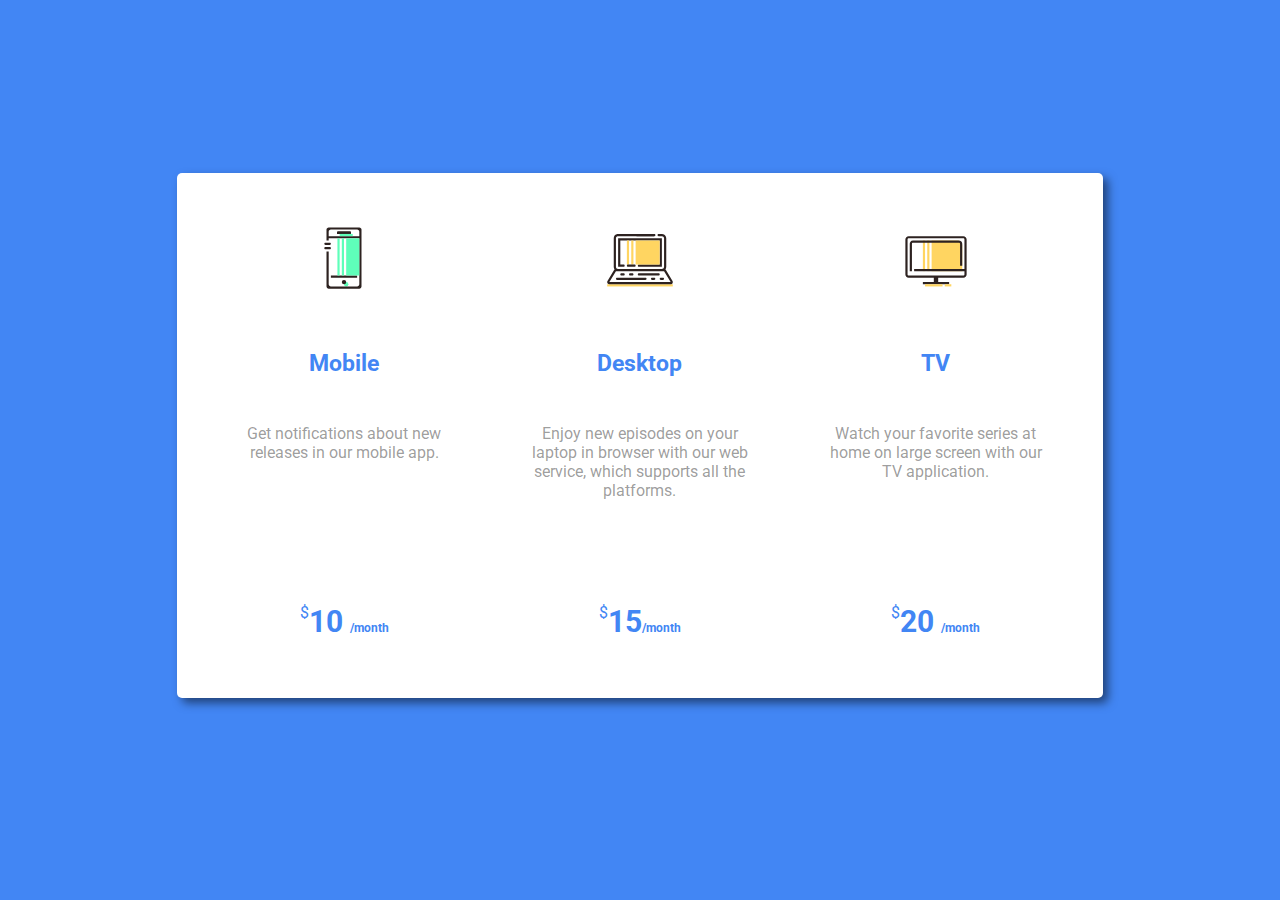
<file: Loop 1 - Step 1/assets/index.html>
<!DOCTYPE html>
<html lang="en">

<head>
  <meta charset="UTF-8">
  <meta name="viewport" content="width=device-width, initial-scale=1.0">
  <meta http-equiv="X-UA-Compatible" content="ie=edge">
  <title>Loop 1 - Step 1</title>
  <link href="https://fonts.googleapis.com/css?family=Roboto:400,500,700" rel="stylesheet">
  <link rel="stylesheet" href="./styles.css" />
</head>

<body>
  <div class='container'>
    <div class='produto'>
      <img src="img/device.svg">
      <h3>Mobile</h3>
      <p>Get notifications about new releases in our mobile app.</p>
      <div>
        <p>$</p>
        <h3>10 <span>/month</span></h3>
      </div>
    </div>

    <div class='produto'>
      <img src="img/laptop.svg">
      <h3>Desktop</h3>
      <p>Enjoy new episodes on your laptop in browser with our web service, which supports all the platforms.</p>
      <div>
        <p>$</p>
        <h3>15<span>/month</span></h3>
      </div>
    </div>

    <div class='produto'>
      <img src="img/monitor.svg">
      <h3>TV</h3>
      <p>Watch your favorite series at home on large screen with our TV application.</p>
      <div>
        <p>$</p>
        <h3>20 <span>/month</span></h3>
      </div>
    </div>
  </div>
</body>

</html>
</file>
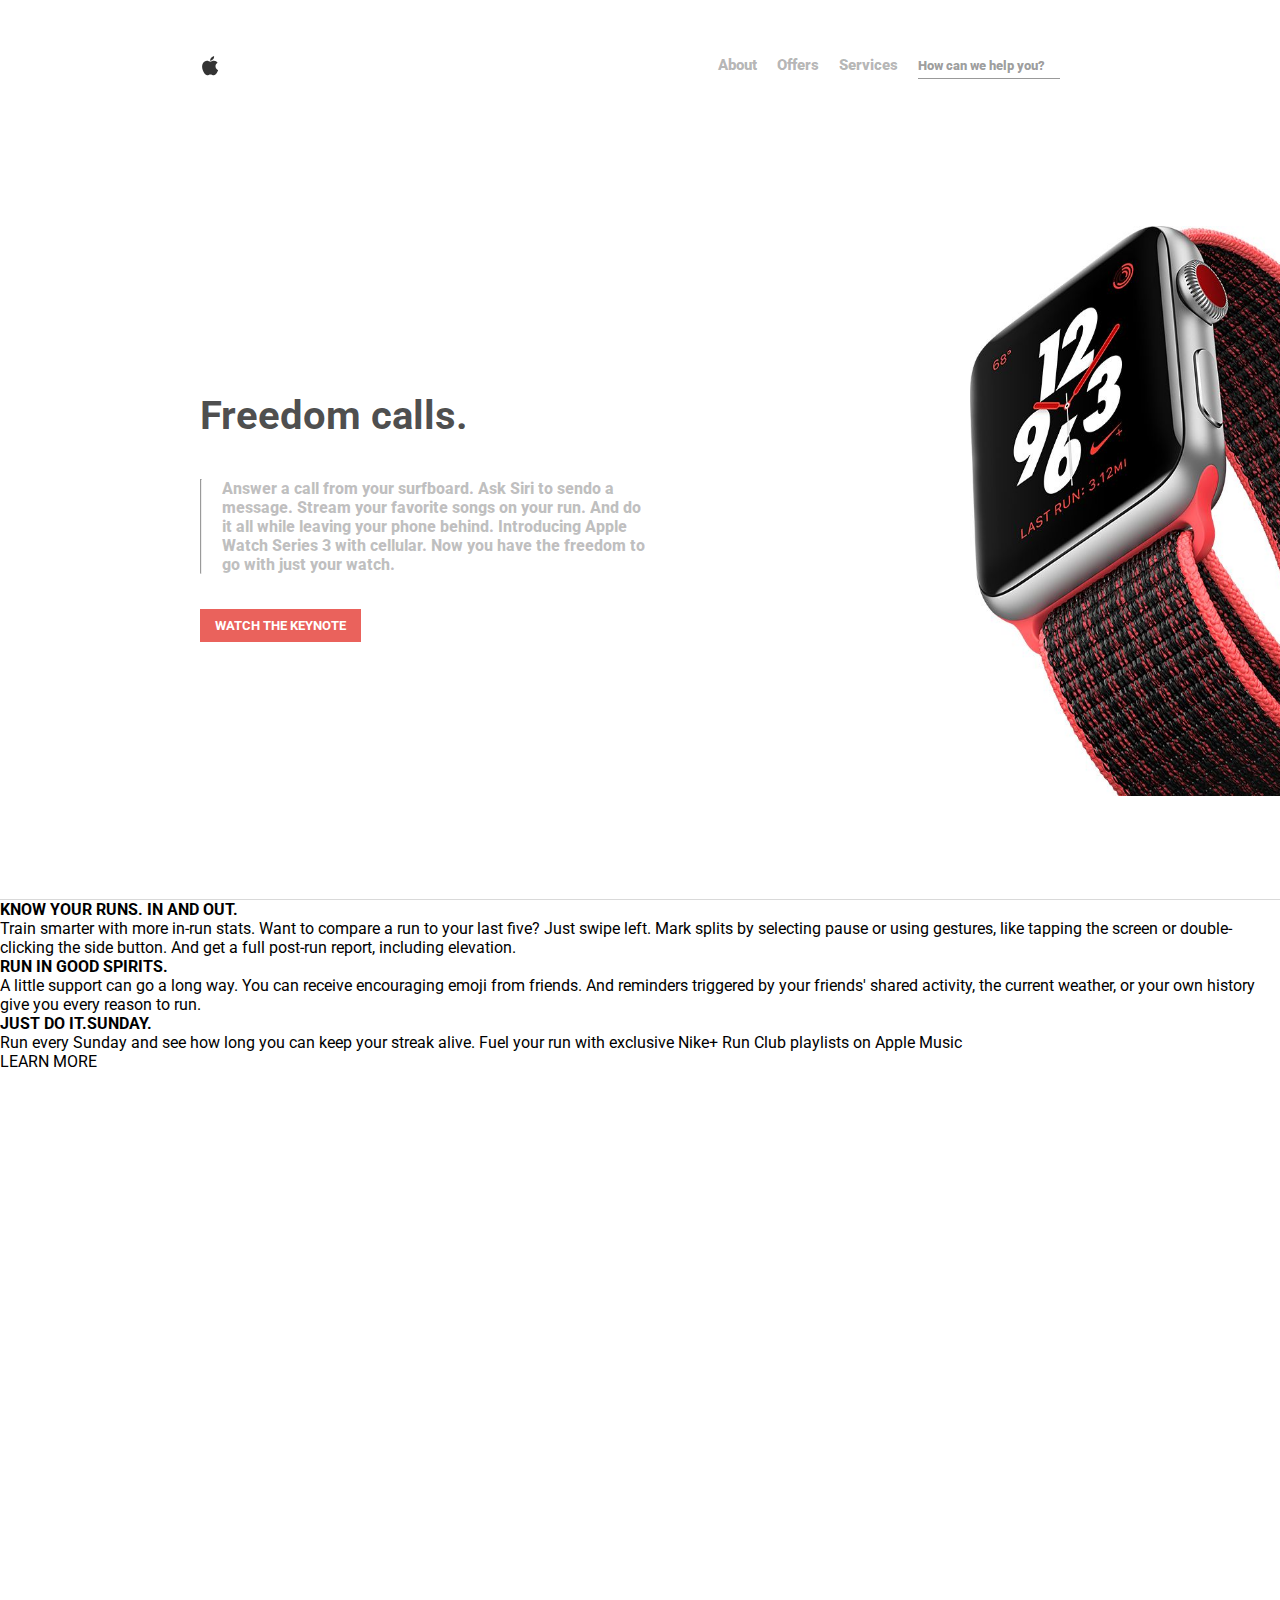
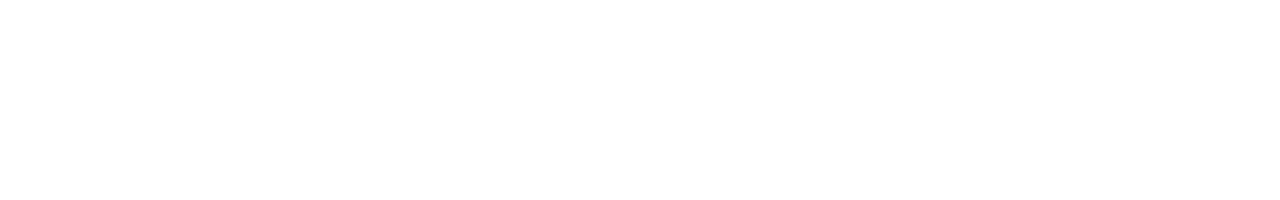
<file: Loop 1 - Step 10/assets/index.html>
<!DOCTYPE html>
<html lang="en">

<head>
  <meta charset="UTF-8">
  <meta name="viewport" content="width=device-width, initial-scale=1.0">
  <meta http-equiv="X-UA-Compatible" content="ie=edge">
  <title>Loop 1 - Challenge</title>
  <link href="https://fonts.googleapis.com/css?family=Roboto:300,400,500,700" rel="stylesheet">
  <link rel="stylesheet" href="./css/main.css" />
</head>

<body>
  <nav>
    <img src="img/logo.svg">
    <ul>
      <li>About</li>
      <li>Offers</li>
      <li>Services</li>
      <li><input type="search" placeholder="How can we help you?"></li>
    </ul>
  </nav>

  <header>
    <div class="header_description">
      <h2>Freedom calls.</h2>
      <div>
        <hr>
        <p>Answer a call from your surfboard. Ask Siri to sendo a message. Stream your favorite songs on your run. And
          do it all while leaving your phone behind. Introducing Apple Watch Series 3 with cellular. Now you have the
          freedom to go with just your watch.</p>
      </div>
      <button>WATCH THE KEYNOTE</button>
    </div>
    <div class="header_img">
      <img src="img/watches.jpg">
    </div>
  </header>

  <section>
    <div class="section_info_blocks">
      <div class="block">
        <h4>KNOW YOUR RUNS. IN AND OUT.</h4>
        <p>Train smarter with more in-run stats. Want to compare a run to your last five? Just swipe left. Mark splits
          by selecting pause or using gestures, like tapping the screen or double-clicking the side button. And get a
          full post-run report, including elevation.</p>
        <div>
          <div class="dot"></div>
          <div class="dot"></div>
          <div class="dot"></div>
        </div>
      </div>

      <div class="block">
        <h4>RUN IN GOOD SPIRITS.</h4>
        <p>A little support can go a long way. You can receive encouraging emoji from friends. And reminders triggered by your friends' shared activity, the current weather, or your own history give you every reason to run. </p>
        <div>
          <div class="dot"></div>
          <div class="dot"></div>
          <div class="dot"></div>
        </div>
      </div>

      <div class="block">
        <h4>JUST DO IT.SUNDAY.</h4>
        <p>Run every Sunday and see how long you can keep your streak alive. Fuel your run with exclusive Nike+ Run Club playlists on Apple Music</p>
        <div>
          <div class="line"></div>
          <a>LEARN MORE</a>
        </div>
      </div>
    </div>
  </section>

  <footer></footer>
</body>

</html>
</file>
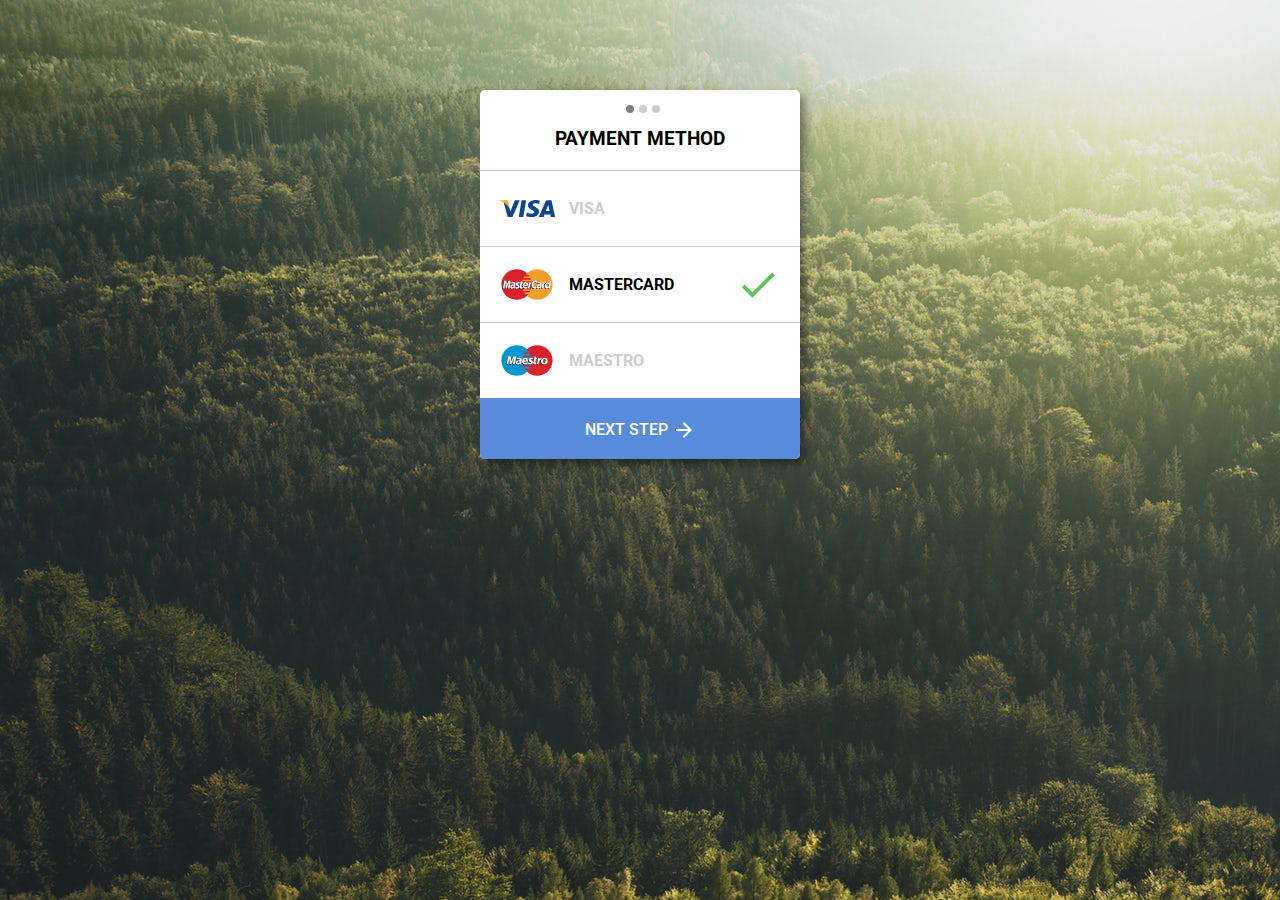
<file: Loop 1 - Step 2/assets/index.html>
<!DOCTYPE html>
<html lang="en">

<head>
  <meta charset="UTF-8">
  <meta name="viewport" content="width=device-width, initial-scale=1.0">
  <meta http-equiv="X-UA-Compatible" content="ie=edge">
  <title>Loop 1 - Step 2</title>
  <link href="https://fonts.googleapis.com/css?family=Roboto:400,500,700" rel="stylesheet">
  <link rel="stylesheet" href="./styles.css" />
</head>

<body>

  <div class="container">

    <div class="title">
      <p class="aba-rolagem"><span></span><span></span><span></span></p>
      <h3>PAYMENT METHOD</h3>
    </div>

    <div class="item">
      <img src="img/visa.svg">
      <h4>VISA</h4>
    </div>

    <div class="item">
      <img src="img/mastercard.svg">
      <h4>MASTERCARD</h4>
      <img src="img/check.svg" class="check">
    </div>

    <div class="item">
      <img src="img/maestro.svg">
      <h4>MAESTRO</h4>
    </div>

    <div class="btn-next">
      <p>NEXT STEP <span><img src="img/arrow.svg"></span></p>
    </div>

  </div>

</body>

</html>
</file>
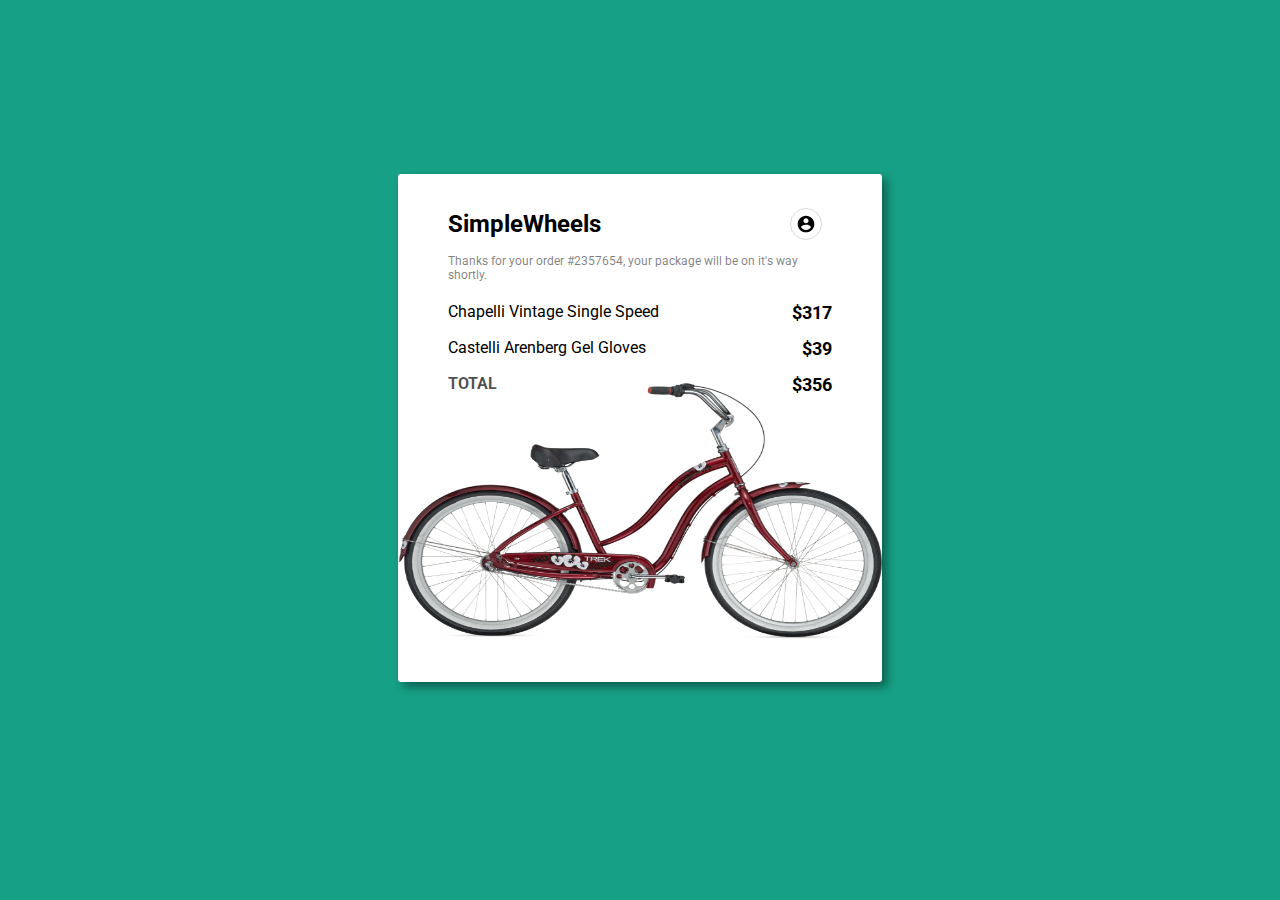
<file: Loop 1 - Step 3/assets/index.html>
<!DOCTYPE html>
<html lang="en">
<head>
  <meta charset="UTF-8">
  <meta name="viewport" content="width=device-width, initial-scale=1.0">
  <meta http-equiv="X-UA-Compatible" content="ie=edge">
  <title>Loop 1 - Step 3</title>
  <link href="https://fonts.googleapis.com/css?family=Roboto:400,500,700" rel="stylesheet">
  <link rel="stylesheet" href="./styles.css" />
</head>
<body>

  <div class="container">
    <div class='title'>
      <h2>SimpleWheels</h2>
      <div>
          <img src="img/account.svg">
      </div>
    </div>

    <div class="description">
      <p>Thanks for your order #2357654, your package will be on it's way shortly.</p>
    </div>

    <div class="calc-price">
      <div class="price">
        <p>Chapelli Vintage Single Speed</p>
        <p>$317</p>
      </div>
      <div class="price">
        <p>Castelli Arenberg Gel Gloves</p>
        <p>$39</p>
      </div>
      <div class="price">
        <p>TOTAL</p>
        <p>$356</p>
      </div>
    </div>
    
      <div class="img-bicycle">
        <img src='img/bicycle.png'>
      </div>
  </div>
</body>
</html>
</file>
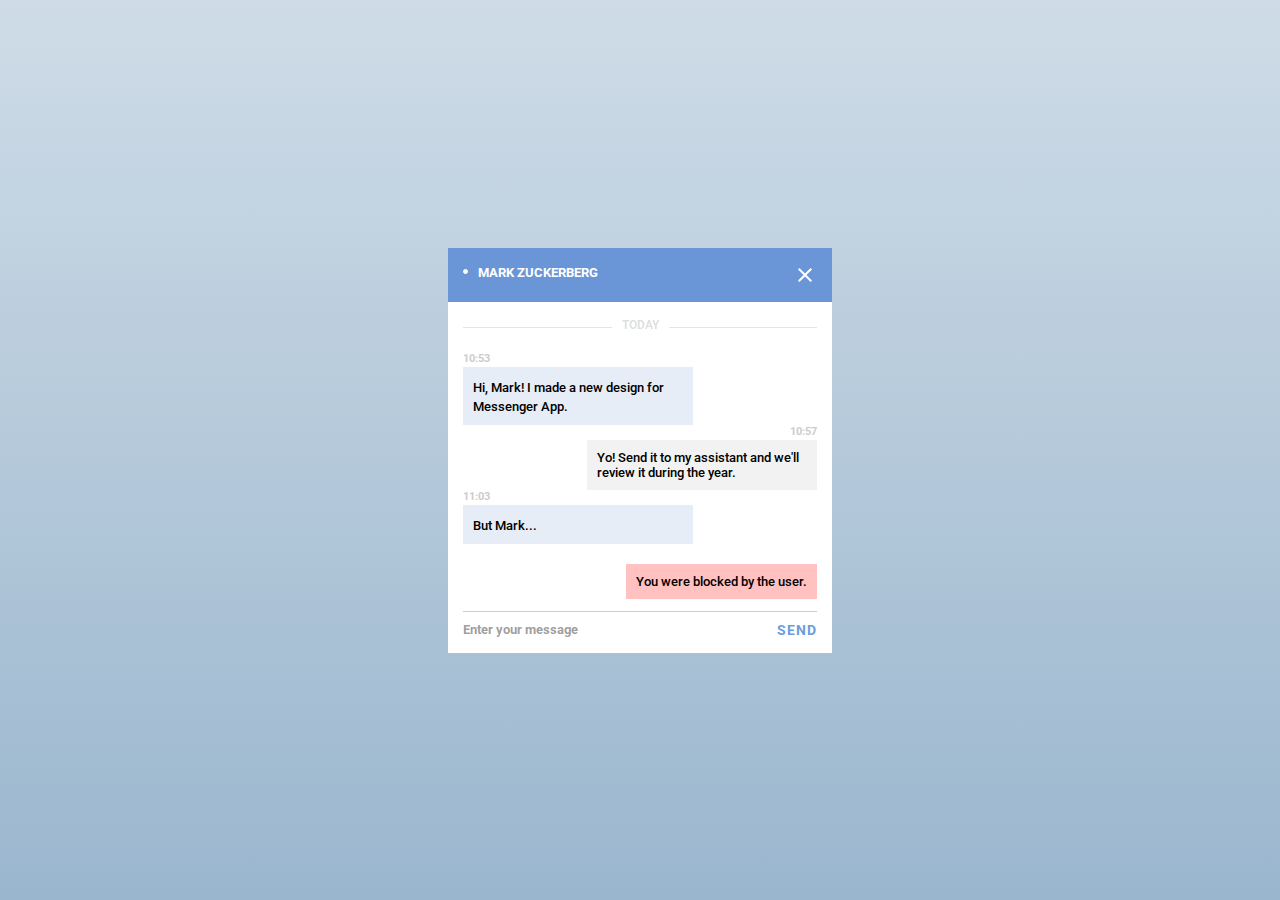
<file: Loop 1 - Step 4/assets/index.html>
<!DOCTYPE html>
<html lang="en">
<head>
  <meta charset="UTF-8">
  <meta name="viewport" content="width=device-width, initial-scale=1.0">
  <meta http-equiv="X-UA-Compatible" content="ie=edge">
  <title>Loop 1 - Step 4</title>
  <link href="https://fonts.googleapis.com/css?family=Roboto:400,500,700" rel="stylesheet">
  <link rel="stylesheet" href="./styles.css" />
</head>
<body>
  <div class="container">

    <div class="header">
      <h4>MARK ZUCKERBERG</h4>
      <img src="img/close.svg">
    </div>

    <div class="body">

      <div class="day">
        <hr>
        <div>
          <p>TODAY</p>
        </div>
      </div>

      <div class="body-messages">
        <div class="message">
          <p>10:53</p>
          <div class="self">
            <p>Hi, Mark! I made a new design for Messenger App.</p>
          </div>
        </div>
        <div class="message move-right">
          <p class='move-right'>10:57</p>
          <div class="contact">
            <p>Yo! Send it to my assistant and we'll review it during the year.</p>
          </div>
        </div>
        <div class="message">
          <p>11:03</p>
          <div class="self">
            <p>But Mark...</p>
          </div>
        </div>
        <div class="message move-right">
          <div class="alert">
            <p>You were blocked by the user.</p>
          </div>
        </div>
      </div>

      <div class="input-message">
        <input type="text" placeholder="Enter your message">
        <p>SEND</p>
      </div>

    </div>

  </div>
</body>
</html>
</file>
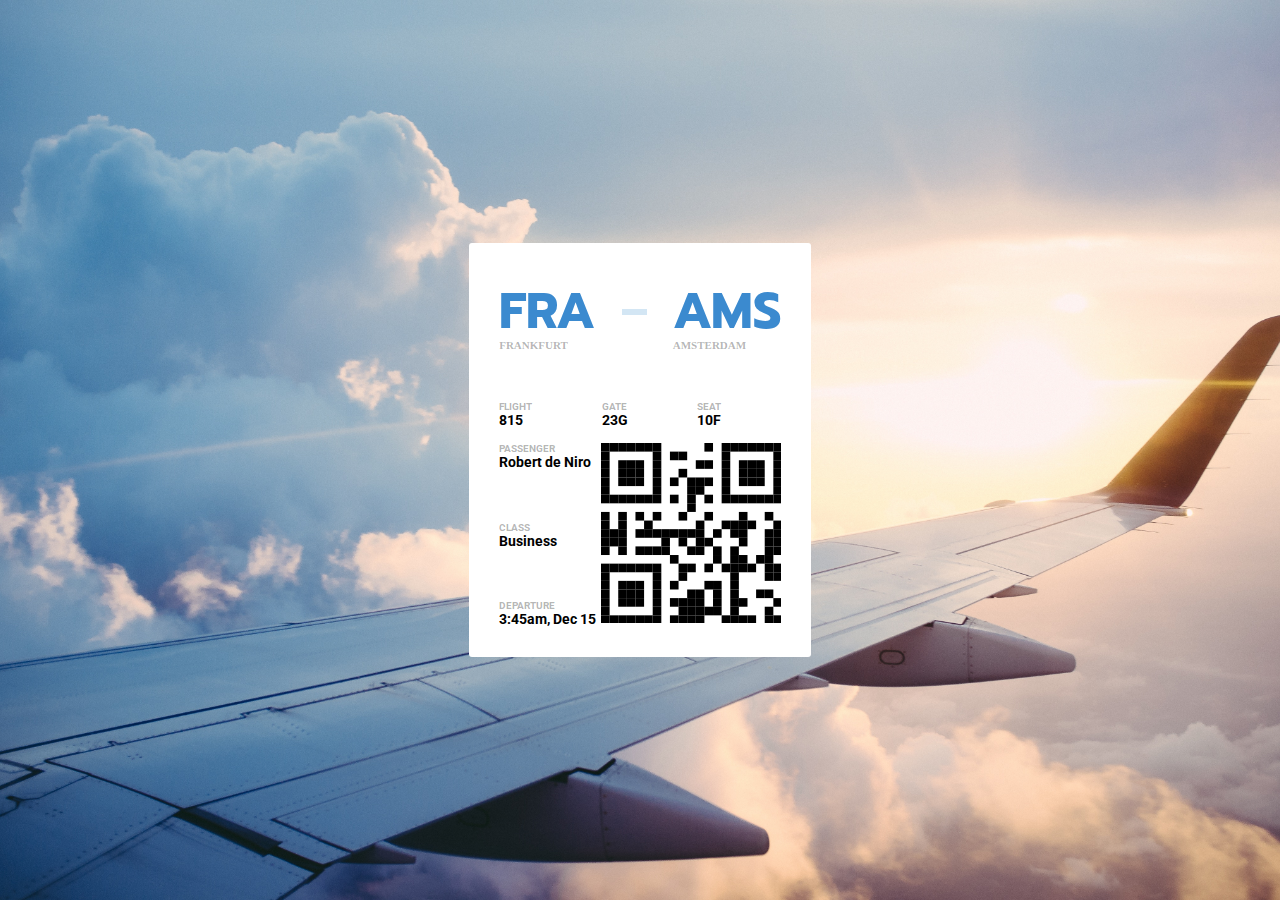
<file: Loop 1 - Step 5/assets/index.html>
<!DOCTYPE html>
<html lang="en">

<head>
  <meta charset="UTF-8">
  <meta name="viewport" content="width=device-width, initial-scale=1.0">
  <meta http-equiv="X-UA-Compatible" content="ie=edge">
  <title>Loop 1 - Step 5</title>
  <link href="https://fonts.googleapis.com/css?family=Roboto:400,500,700" rel="stylesheet">
  <link href="https://fonts.googleapis.com/css?family=Prompt:900" rel="stylesheet">
  <link rel="stylesheet" href="./styles.css" />
</head>

<body>
  <div class="container">

    <div class="destination">
      <div>
        <h1>FRA</h1>
        <p>FRANKFURT</p>
      </div>
      <div class="traco"></div>
      <div>
        <h1>AMS</h1>
        <p>AMSTERDAM</p>
      </div>
    </div>

    <div class="flight-details">

      <div class="numerations">
        <div class="info">
          <h5>FLIGHT</h5>
          <p>815</p>
        </div>
        <div class="info">
          <h5>GATE</h5>
          <p>23G</p>
        </div>
        <div class="info">
          <h5>SEAT</h5>
          <p>10F</p>
        </div>
      </div>

      <div class="details">
        <div>
          <div class="info">
            <h5>PASSENGER</h5>
            <p>Robert de Niro</p>
          </div>
          <div class="info">
            <h5>CLASS</h5>
            <p>Business</p>
          </div>
          <div class="info">
            <h5>DEPARTURE</h5>
            <p>3:45am, Dec 15</p>
          </div>
        </div>
        <div class="qr-code">
          <img src="img/qr.svg">
        </div>
      </div>

    </div>
  </div>
</body>

</html>
</file>
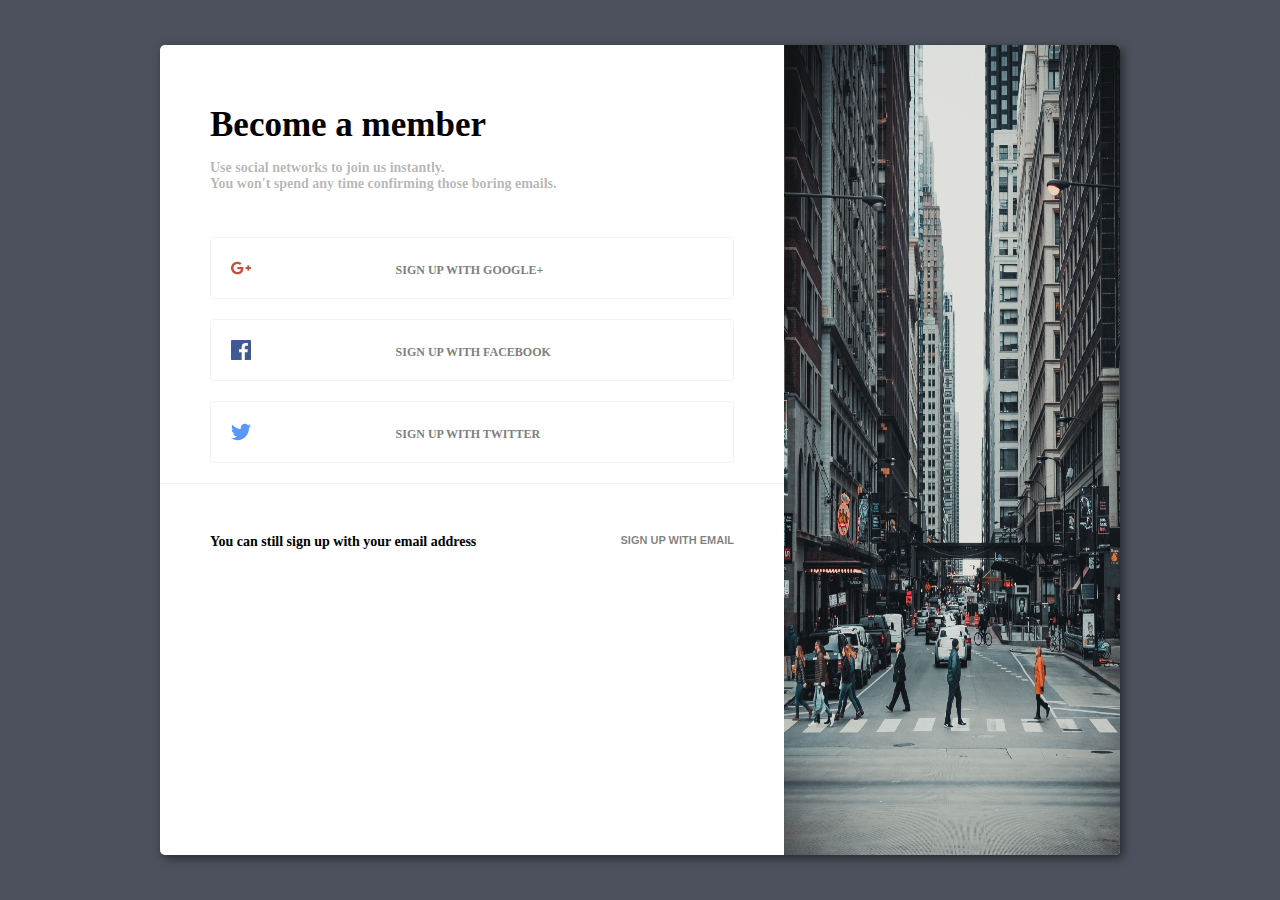
<file: Loop 1 - Step 6/assets/index.html>
<!DOCTYPE html>
<html lang="en">
<head>
  <meta charset="UTF-8">
  <meta name="viewport" content="width=device-width, initial-scale=1.0">
  <meta http-equiv="X-UA-Compatible" content="ie=edge">
  <title>Loop 1 - Step 6</title>
  <link href="https://fonts.googleapis.com/css?family=Roboto:300,400,500,700" rel="stylesheet">
  <link href="https://fonts.googleapis.com/css?family=Prompt:900" rel="stylesheet">
  <link rel="stylesheet" href="./styles.css" />
</head>
<body>
  <div class="container">

    <div class="main">
      <div class="title">
        <h1>Become a member</h1>
        <p>Use social networks to join us instantly.</p>
        <p>You won't spend any time confirming those boring emails.</p>
      </div>

      <div class="social-networks">
        <div class="sign-up">
          <img src="img/googleplus.svg">
          <p>SIGN UP WITH GOOGLE+</p>
        </div>
        <div class="sign-up">
          <img src="img/facebook.svg">
          <p>SIGN UP WITH FACEBOOK</p>
        </div>
        <div class="sign-up">
          <img src="img/twitter.svg">
          <p>SIGN UP WITH TWITTER</p>
        </div>
      </div>

      <div class="footer">
        <p>You can still sign up with your email address</p>
        <a class="sign-up-email">SIGN UP WITH EMAIL</a>
      </div>
    </div>

    <div class="side">
      <img src="img/side.jpg">
    </div>

  </div>
</body>
</html>
</file>
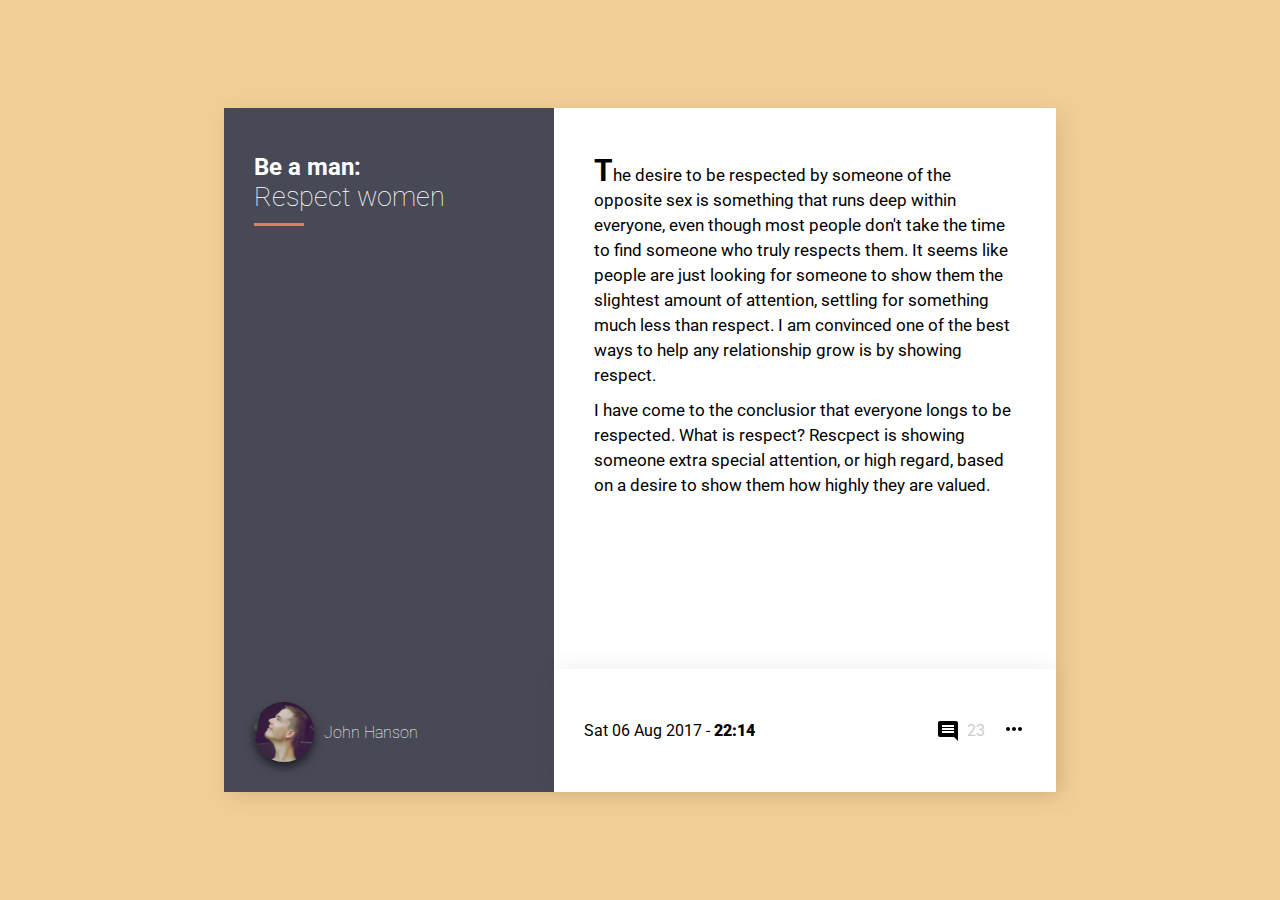
<file: Loop 1 - Step 7/assets/index.html>
<!DOCTYPE html>
<html lang="en">

<head>
  <meta charset="UTF-8">
  <meta name="viewport" content="width=device-width, initial-scale=1.0">
  <meta http-equiv="X-UA-Compatible" content="ie=edge">
  <title>Loop 1 - Step 7</title>
  <link href="https://fonts.googleapis.com/css?family=Roboto:300,400,500,700" rel="stylesheet">
  <link rel="stylesheet" href="./styles.css" />
</head>

<body>
  <div class="container">
    <div class="side">
      <div class='title'>
        <h2>Be a man:</h2>
        <p>Respect women</p>
        <div></div>
      </div>
      
      <div class="author">
        <img src="img/avatar.jpg">
        <p>John Hanson</p>
      </div>
    </div>
    <div class="main">
      <div class="main-text">
        <p><span>T</span>he desire to be respected by someone of the opposite sex is something that runs deep within
          everyone, even though most people don't take the time to find someone who truly respects them. It seems like
          people are just looking for someone to show them the slightest amount of attention, settling for something
          much less than respect. I am convinced one of the best ways to help any relationship grow is by showing
          respect.</p>
        <p>I have come to the conclusior that everyone longs to be respected. What is respect? Rescpect is showing
          someone extra special attention, or high regard, based on a desire to show them how highly they are valued.</p>
      </div>

      <div class="footer">
        <div class="date">
          <p>Sat 06 Aug 2017 - <span>22:14</span></p>
        </div>
        <div class="menu">
          <div class="comments">
            <img src="img/comment.svg">
            <p>23</p>
          </div>
          <div>
            <img src="img/more.svg">
          </div>
        </div>
      </div>
    </div>
  </div>
</body>

</html>
</file>
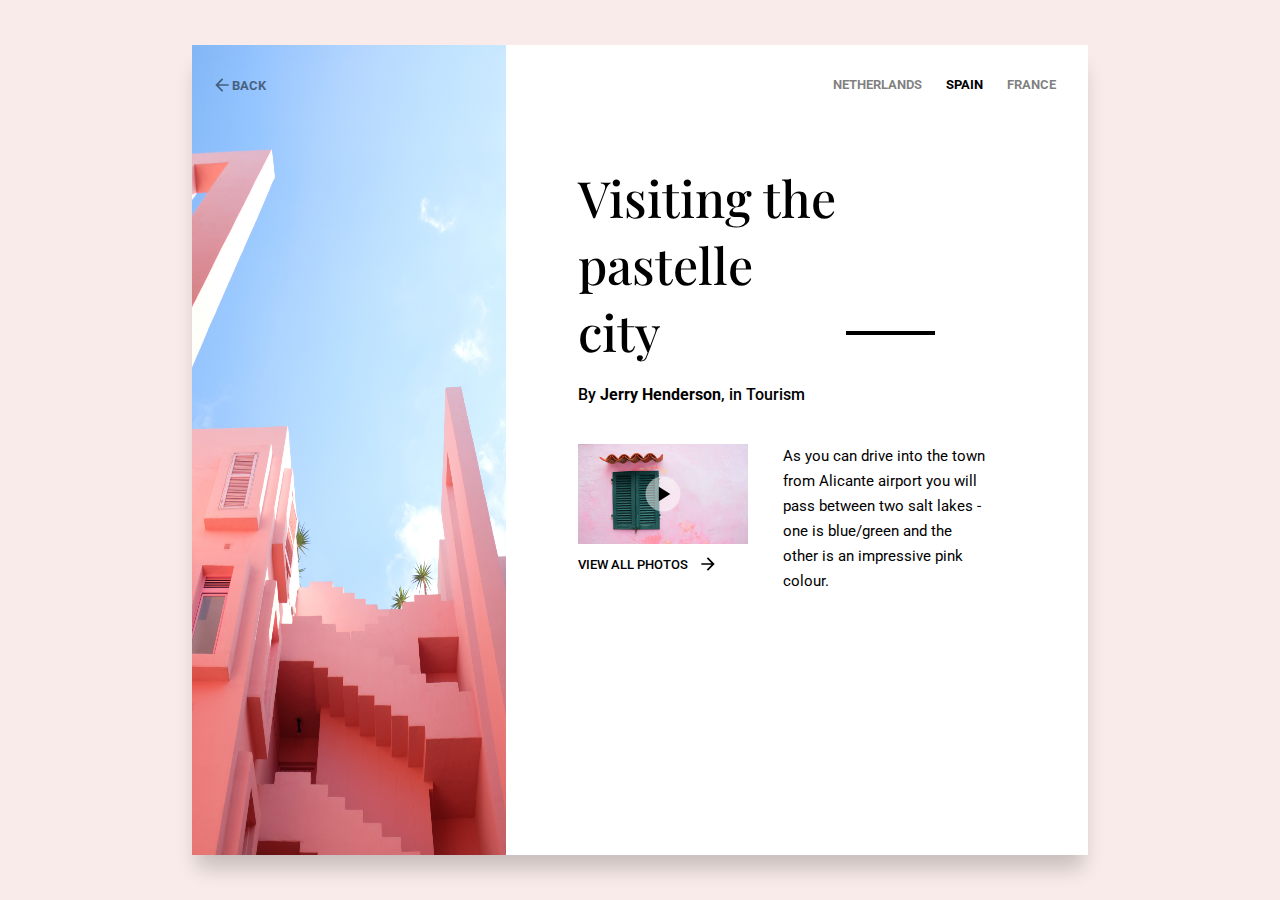
<file: Loop 1 - Step 8/assets/index.html>
<!DOCTYPE html>
<html lang="en">
<head>
  <meta charset="UTF-8">
  <meta name="viewport" content="width=device-width, initial-scale=1.0">
  <meta http-equiv="X-UA-Compatible" content="ie=edge">
  <title>Loop 1 - Step 8</title>
  <link href="https://fonts.googleapis.com/css?family=Roboto:300,400,500,700" rel="stylesheet">
  <link href="https://fonts.googleapis.com/css?family=Playfair+Display" rel="stylesheet">
  <link rel="stylesheet" href="./styles.css" />
</head>
<body>
  <div class="container">

    <div class="side">
      <div class="btn-back">
        <img src="img/arrow-back.svg">
        <p>BACK</p>
      </div>
      <img src='img/background.jpg'>
    </div>

    <div class="main">

      <div class="menu">
        <ul>
          <li>NETHERLANDS</li>
          <li>SPAIN</li>
          <li>FRANCE</li>
        </ul>
      </div>

      <div class="article">
        <div class="title">
          <h1>Visiting the pastelle city</h1>
          <div></div>
        </div>
        <div class="author">
          <p>By <span>Jerry Henderson</span>, in Tourism</p>
        </div>

        <div class="content">
          <div class="gallery">
            <div>
                <img src="img/preview.jpg">
                <div>
                  <img src="img/play.svg">
                </div>
            </div>

            <div class='view-all'>
                <p>VIEW ALL PHOTOS</p>
                <img src="img/arrow-forward.svg">
            </div>

          </div>

          <p>As you can drive into the town from Alicante
            airport you will pass between two salt lakes - one is
            blue/green and the other is an impressive pink colour.</p>
        </div>
      </div>
    </div>
  </div>
</body>
</html>
</file>
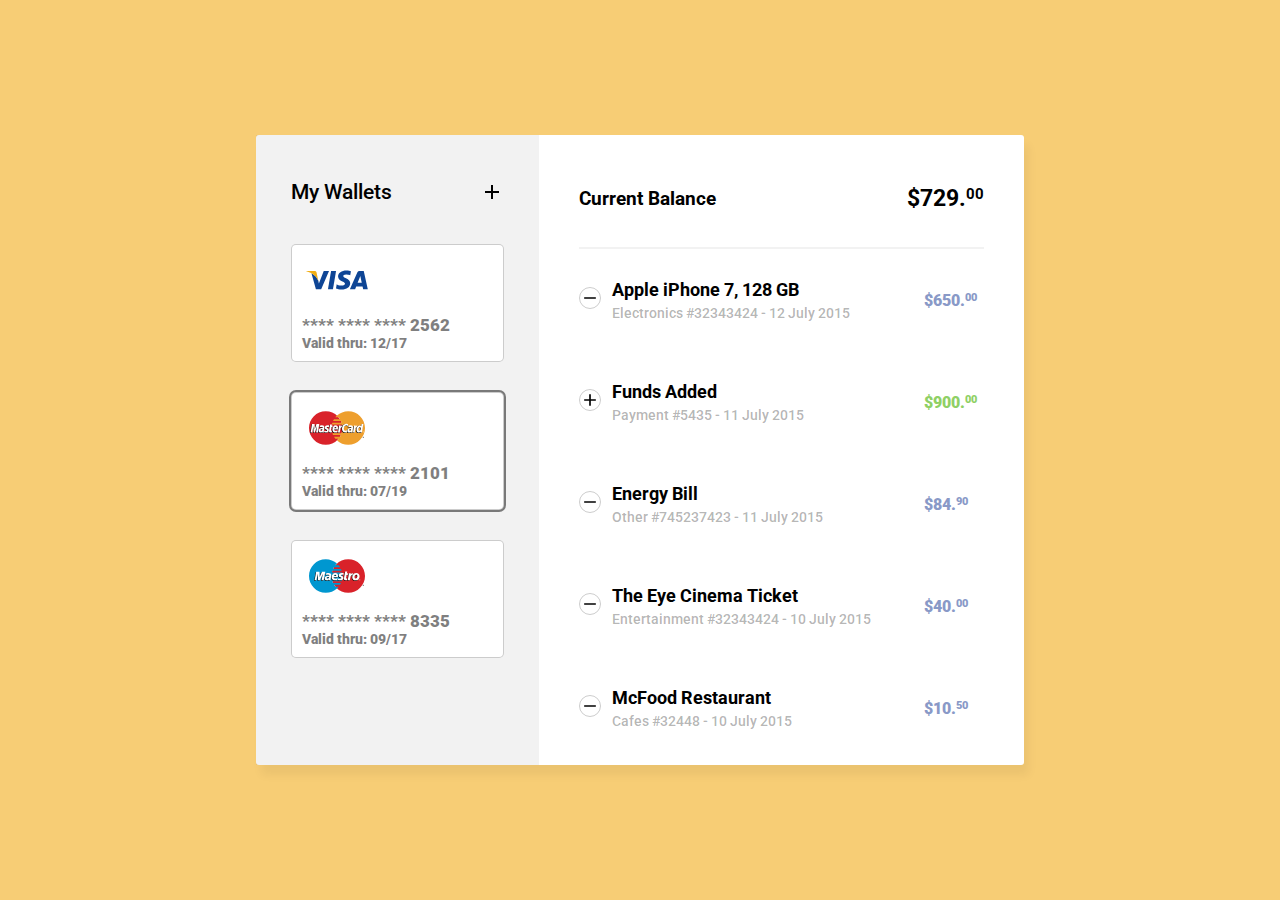
<file: Loop 1 - Step 9/assets/index.html>
<!DOCTYPE html>
<html lang="en">

<head>
  <meta charset="UTF-8">
  <meta name="viewport" content="width=device-width, initial-scale=1.0">
  <meta http-equiv="X-UA-Compatible" content="ie=edge">
  <title>Loop 1 - Step 9</title>
  <link href="https://fonts.googleapis.com/css?family=Roboto:300,400,500,700" rel="stylesheet">
  <link rel="stylesheet" href="./styles.css" />
</head>

<body>
  <div class="container">

    <div class="side">

      <div class="wallets">

        <div class="title-side">
          <h3>My Wallets</h3>
          <img src="img/plus.svg">
        </div>

        <div class="list-wallets">

          <div class="wallet">
            <img src="img/visa.svg">
            <p>**** **** **** 2562</p>
            <p>Valid thru: 12/17</p>
          </div>

          <div class="wallet">
            <img src="img/mastercard.svg">
            <p>**** **** **** 2101</p>
            <p>Valid thru: 07/19</p>
          </div>

          <div class="wallet">
            <img src="img/maestro.svg">
            <p>**** **** **** 8335</p>
            <p>Valid thru: 09/17</p>
          </div>
          
        </div>
      </div>
    </div>

    <div class="main">
      <div class="title-main">
        <h3>Current Balance</h3>
        <p>$729.<span>00</span></p>
      </div>

      <div class="list-shop">
        <div class="item minus">
          <img src="img/minus.svg">
          <div>
            <h4>Apple iPhone 7, 128 GB</h4>
            <p>Electronics #32343424 - 12 July 2015</p>
          </div>
          <p>$650.<span>00</span></p>
        </div>
        <div class="item add">
          <img src="img/plus.svg">
          <div>
            <h4>Funds Added</h4>
            <p>Payment #5435 - 11 July 2015</p>
          </div>
          <p>$900.<span>00</span></p>
        </div>
        <div class="item minus">
          <img src="img/minus.svg">
          <div>
            <h4>Energy Bill</h4>
            <p>Other #745237423 - 11 July 2015</p>
          </div>
          <p>$84.<span>90</span></p>
        </div>
        <div class="item minus">
          <img src="img/minus.svg">
          <div>
            <h4>The Eye Cinema Ticket</h4>
            <p>Entertainment #32343424 - 10 July 2015</p>
          </div>
          <p>$40.<span>00</span></p>
        </div>
        <div class="item minus">
          <img src="img/minus.svg">
          <div>
            <h4>McFood Restaurant</h4>
            <p>Cafes #32448 - 10 July 2015</p>
          </div>
          <p>$10.<span>50</span></p>
        </div>
        <div class="item minus">
          <img src="img/minus.svg">
          <div>
            <h4>Gas Station</h4>
            <p>Other #2138453 - 10 July 2015</p>
          </div>
          <p>$30.<span>00</span></p>
        </div>
      </div>
    </div>
  </div>
</body>

</html>
</file>
<file: Loop 1 - Step 1/assets/styles.css>
* {
  font-family: Roboto;
}

body {
  display: -webkit-box;
  display: -ms-flexbox;
  display: flex;
  -webkit-box-pack: center;
      -ms-flex-pack: center;
          justify-content: center;
  -webkit-box-align: center;
      -ms-flex-align: center;
          align-items: center;
  height: 95vh;
  background-color: #4286f4;
}

.container {
  display: -webkit-box;
  display: -ms-flexbox;
  display: flex;
  -webkit-box-pack: center;
      -ms-flex-pack: center;
          justify-content: center;
  height: 55vh;
  width: 70vw;
  padding: 15px;
  border-radius: 5px;
  background-color: #fff;
  -webkit-box-shadow: 5px 5px 10px rgba(0, 0, 0, 0.5);
          box-shadow: 5px 5px 10px rgba(0, 0, 0, 0.5);
}

.produto {
  display: -webkit-box;
  display: -ms-flexbox;
  display: flex;
  -webkit-box-orient: vertical;
  -webkit-box-direction: normal;
      -ms-flex-direction: column;
          flex-direction: column;
  -ms-flex-pack: distribute;
      justify-content: space-around;
  -webkit-box-align: center;
      -ms-flex-align: center;
          align-items: center;
  -ms-flex-preferred-size: 33%;
      flex-basis: 33%;
  border-radius: 10px;
  padding-top: 20px;
}

.produto:hover {
  background-color: rgba(0, 0, 0, 0.03);
}

.produto > h3 {
  color: #4286f4;
  font-size: 23px;
}

.produto > img {
  height: 70px;
  width: 70px;
  margin-bottom: 5px;
}

.produto > p {
  width: 75%;
  text-align: center;
  height: 15vh;
  margin-top: -5px;
  color: rgba(0, 0, 0, 0.4);
}

.produto > div {
  display: -webkit-box;
  display: -ms-flexbox;
  display: flex;
  -webkit-box-pack: center;
      -ms-flex-pack: center;
          justify-content: center;
  color: #4286f4;
  margin-top: -30px;
}

.produto > div > p {
  padding-top: 13px;
}

.produto > div h3 {
  font-size: 30px;
}

.produto > div span {
  font-size: 12px;
}
/*# sourceMappingURL=styles.css.map */
</file>
<file: Loop 1 - Step 10/assets/css/main.css>
* {
  padding: 0px;
  margin: 0px;
}

nav {
  display: -webkit-box;
  display: -ms-flexbox;
  display: flex;
  -webkit-box-pack: justify;
      -ms-flex-pack: justify;
          justify-content: space-between;
  -webkit-box-align: center;
      -ms-flex-align: center;
          align-items: center;
  padding: 0px 200px;
}

nav ul {
  display: -webkit-box;
  display: -ms-flexbox;
  display: flex;
  list-style: none;
}

nav ul li {
  margin-right: 20px;
  color: rgba(0, 0, 0, 0.3);
  font-weight: 900;
  font-size: 15px;
}

nav ul li input {
  border: none;
  border-bottom: 1px solid rgba(0, 0, 0, 0.4);
  outline: none;
  width: 142px;
  padding-bottom: 5px;
}

nav ul li input::-webkit-input-placeholder {
  color: rgba(0, 0, 0, 0.4);
  font-weight: 900;
  font-size: 13px;
}

nav ul li input:-ms-input-placeholder {
  color: rgba(0, 0, 0, 0.4);
  font-weight: 900;
  font-size: 13px;
}

nav ul li input::-ms-input-placeholder {
  color: rgba(0, 0, 0, 0.4);
  font-weight: 900;
  font-size: 13px;
}

nav ul li input::placeholder {
  color: rgba(0, 0, 0, 0.4);
  font-weight: 900;
  font-size: 13px;
}

header {
  display: -webkit-box;
  display: -ms-flexbox;
  display: flex;
  -webkit-box-pack: justify;
      -ms-flex-pack: justify;
          justify-content: space-between;
  -webkit-box-align: center;
      -ms-flex-align: center;
          align-items: center;
  padding-left: 200px;
  border-bottom: 1px solid rgba(0, 0, 0, 0.15);
}

header .header_description h2 {
  font-size: 40px;
  margin-bottom: 40px;
  color: rgba(0, 0, 0, 0.7);
}

header .header_description div {
  display: -webkit-box;
  display: -ms-flexbox;
  display: flex;
  width: 450px;
  margin-bottom: 35px;
}

header .header_description div hr {
  margin-right: 20px;
}

header .header_description div p {
  color: rgba(0, 0, 0, 0.25);
  font-weight: 900;
}

header .header_description button {
  border: none;
  background-color: #ea625c;
  padding: 9px 15px;
  color: #fff;
  font-weight: bold;
}

header .header_img {
  margin-right: -240px;
  margin-top: -9px;
}

header .header_img img {
  width: 550px;
  height: 570px;
}

* {
  font-family: 'Roboto';
}

body {
  display: -ms-grid;
  display: grid;
  -ms-grid-columns: auto;
      grid-template-columns: auto;
  -ms-grid-rows: 15vh 85vh 60vh 40vh;
      grid-template-rows: 15vh 85vh 60vh 40vh;
  overflow-x: hidden;
}
/*# sourceMappingURL=main.css.map */
</file>
<file: Loop 1 - Step 2/assets/styles.css>
* {
  padding: 0px;
  margin: 0px;
}

* {
  font-family: "Roboto";
}

body {
  background-image: url("img/background.jpg");
}

.container {
  width: 25vw;
  background: #fff;
  border-radius: 5px;
  position: absolute;
  left: 50%;
  -webkit-transform: translateX(-50%);
          transform: translateX(-50%);
  top: 10%;
  -webkit-box-shadow: 5px 5px 10px rgba(0, 0, 0, 0.4);
          box-shadow: 5px 5px 10px rgba(0, 0, 0, 0.4);
  display: -webkit-box;
  display: -ms-flexbox;
  display: flex;
  -webkit-box-orient: vertical;
  -webkit-box-direction: normal;
      -ms-flex-direction: column;
          flex-direction: column;
}

.container div:nth-child(2), .container div:nth-child(4) {
  color: #ccc;
}

.title {
  display: -webkit-box;
  display: -ms-flexbox;
  display: flex;
  -webkit-box-orient: vertical;
  -webkit-box-direction: normal;
      -ms-flex-direction: column;
          flex-direction: column;
  -webkit-box-pack: center;
      -ms-flex-pack: center;
          justify-content: center;
  -webkit-box-align: center;
      -ms-flex-align: center;
          align-items: center;
  border-bottom: 1px solid #ccc;
  padding-bottom: 20px;
}

.aba-rolagem {
  color: rgba(0, 0, 0, 0.2);
  display: -webkit-box;
  display: -ms-flexbox;
  display: flex;
  padding: 15px;
}

.aba-rolagem span {
  background-color: rgba(0, 0, 0, 0.2);
  height: 8px;
  width: 8px;
  margin-left: 5px;
  border-radius: 50%;
}

.aba-rolagem > span:nth-child(1) {
  background-color: rgba(0, 0, 0, 0.5);
}

.item {
  display: -webkit-box;
  display: -ms-flexbox;
  display: flex;
  -webkit-box-align: center;
      -ms-flex-align: center;
          align-items: center;
  padding: 15px 0px 15px 15px;
  border-bottom: 1px solid #ccc;
}

.container > div:nth-child(4) {
  border-bottom: none;
}

.item > img {
  margin-right: 10px;
}

.item:hover {
  background-color: rgba(0, 0, 0, 0.02);
  cursor: pointer;
}

.item img {
  height: 5vh;
  width: 5vw;
}

.check {
  margin-left: auto;
  height: 2vh;
  width: 2vw;
}

.btn-next {
  background: #598bdd;
  padding: 20px;
  display: -webkit-box;
  display: -ms-flexbox;
  display: flex;
  -webkit-box-pack: center;
      -ms-flex-pack: center;
          justify-content: center;
  -webkit-box-align: center;
      -ms-flex-align: center;
          align-items: center;
  border-bottom-right-radius: 5px;
  border-bottom-left-radius: 5px;
}

.btn-next:hover {
  cursor: pointer;
  background-color: #4b95dc;
}

.btn-next:active {
  padding-top: 25px;
}

.btn-next > p {
  color: #fff;
  font-weight: 500;
}

.btn-next > p > span > img {
  margin-bottom: -7px;
}
/*# sourceMappingURL=styles.css.map */
</file>
<file: Loop 1 - Step 3/assets/styles.css>
* {
  padding: 0px;
  margin: 0px;
}

body {
  display: -webkit-box;
  display: -ms-flexbox;
  display: flex;
  -webkit-box-pack: center;
      -ms-flex-pack: center;
          justify-content: center;
  -webkit-box-align: center;
      -ms-flex-align: center;
          align-items: center;
  height: 95vh;
  background-color: #16a085;
  font-family: Roboto;
}

.container {
  width: 30vw;
  height: 52vh;
  overflow: hidden;
  padding: 20px 50px;
  background-color: #fff;
  -webkit-box-shadow: 5px 5px 10px rgba(0, 0, 0, 0.4);
          box-shadow: 5px 5px 10px rgba(0, 0, 0, 0.4);
  border-radius: 3px;
}

.title {
  display: -webkit-box;
  display: -ms-flexbox;
  display: flex;
  -webkit-box-pack: justify;
      -ms-flex-pack: justify;
          justify-content: space-between;
  -webkit-box-align: center;
      -ms-flex-align: center;
          align-items: center;
  height: 60px;
  padding-right: 10px;
}

.title div {
  display: -webkit-box;
  display: -ms-flexbox;
  display: flex;
  -webkit-box-align: center;
      -ms-flex-align: center;
          align-items: center;
  -webkit-box-pack: center;
      -ms-flex-pack: center;
          justify-content: center;
  border-radius: 50%;
}

.title div img {
  border: 1px solid rgba(0, 0, 0, 0.15);
  padding: 5px;
  border-radius: 50%;
  height: 20px;
}

.title div:hover {
  -webkit-box-shadow: 0px 0px 3px 3px rgba(0, 0, 0, 0.1);
          box-shadow: 0px 0px 3px 3px rgba(0, 0, 0, 0.1);
  cursor: pointer;
  -webkit-transition: 0.5s;
  transition: 0.5s;
}

.description {
  margin-bottom: 20px;
}

.description p {
  font-size: 12px;
  color: rgba(0, 0, 0, 0.5);
}

.calc-price .price:last-child p:first-child {
  font-weight: bold;
  color: rgba(0, 0, 0, 0.7);
}

.price {
  display: -webkit-box;
  display: -ms-flexbox;
  display: flex;
  -webkit-box-pack: justify;
      -ms-flex-pack: justify;
          justify-content: space-between;
  margin-bottom: 15px;
}

.price p:last-child {
  font-weight: bold;
  font-size: 18px;
}

.img-bicycle {
  display: -webkit-box;
  display: -ms-flexbox;
  display: flex;
  -webkit-box-pack: center;
      -ms-flex-pack: center;
          justify-content: center;
  margin: -70px -50px 0px -50px;
}

.img-bicycle img {
  width: 500px;
  height: 300px;
}
/*# sourceMappingURL=styles.css.map */
</file>
<file: Loop 1 - Step 4/assets/styles.css>
* {
  padding: 0px;
  margin: 0px;
  font-family: -apple-system, BlinkMacSystemFont, 'Segoe UI', Roboto, Oxygen, Ubuntu, Cantarell, 'Open Sans', 'Helvetica Neue', sans-serif;
}

body {
  background: -webkit-gradient(linear, left bottom, left top, from(#9ab6ce), to(#cfdce7));
  background: linear-gradient(to top, #9ab6ce, #cfdce7);
  height: 100vh;
  display: -webkit-box;
  display: -ms-flexbox;
  display: flex;
  -webkit-box-pack: center;
      -ms-flex-pack: center;
          justify-content: center;
  -webkit-box-align: center;
      -ms-flex-align: center;
          align-items: center;
}

.container {
  background: #fff;
  width: 30vw;
}

.header {
  background-color: #6a96d8;
  display: -webkit-box;
  display: -ms-flexbox;
  display: flex;
  -webkit-box-pack: justify;
      -ms-flex-pack: justify;
          justify-content: space-between;
  padding: 15px;
}

.header h4 {
  color: white;
  margin-top: 2px;
  font-size: 13px;
}

.header h4::before {
  content: '';
  display: inline-block;
  height: 3px;
  width: 3px;
  border: 1px solid;
  background-color: white;
  border-radius: 50%;
  margin-bottom: 3px;
  margin-right: 10px;
}

.body {
  padding: 15px;
}

.body .day {
  margin: 10px 0px 20px 0px;
}

.body .day hr {
  border: none;
  border-top: 1px solid rgba(0, 0, 0, 0.1);
}

.body .day div {
  display: -webkit-box;
  display: -ms-flexbox;
  display: flex;
  -webkit-box-pack: center;
      -ms-flex-pack: center;
          justify-content: center;
}

.body .day div p {
  margin-top: -10px;
  background-color: #fff;
  padding: 0px 10px;
  color: rgba(0, 0, 0, 0.15);
  font-weight: bold;
  font-size: 12px;
}

.body-messages {
  display: -webkit-box;
  display: -ms-flexbox;
  display: flex;
  -webkit-box-orient: vertical;
  -webkit-box-direction: normal;
      -ms-flex-direction: column;
          flex-direction: column;
  padding-bottom: 12px;
}

.body-messages .message {
  display: -webkit-box;
  display: -ms-flexbox;
  display: flex;
  -webkit-box-orient: vertical;
  -webkit-box-direction: normal;
      -ms-flex-direction: column;
          flex-direction: column;
  max-width: 230px;
}

.body-messages .message > p {
  font-size: 11px;
  color: #ccc;
  margin-bottom: 2px;
  font-weight: bold;
}

.body-messages .message div {
  padding: 10px;
}

.body-messages .message div > p {
  font-size: 13px;
  font-weight: 500;
}

.body-messages .message .self {
  background-color: #e6edf6;
}

.body-messages .message .self p {
  display: inline;
}

.body-messages .message .contact {
  background-color: #f2f2f2;
}

.body-messages .message .alert {
  background-color: #ffc2c1;
  margin-top: 20px;
}

.body-messages .move-right {
  margin-left: auto;
}

.input-message {
  display: -webkit-box;
  display: -ms-flexbox;
  display: flex;
  -webkit-box-pack: justify;
      -ms-flex-pack: justify;
          justify-content: space-between;
  border-top: 1px solid #ccc;
  padding-top: 10px;
}

.input-message input {
  border: none;
  outline: none;
  width: 350px;
}

.input-message input::-webkit-input-placeholder {
  color: rgba(0, 0, 0, 0.4);
  font-weight: bold;
}

.input-message input:-ms-input-placeholder {
  color: rgba(0, 0, 0, 0.4);
  font-weight: bold;
}

.input-message input::-ms-input-placeholder {
  color: rgba(0, 0, 0, 0.4);
  font-weight: bold;
}

.input-message input::placeholder {
  color: rgba(0, 0, 0, 0.4);
  font-weight: bold;
}

.input-message p {
  color: #699dde;
  font-weight: bold;
  font-size: 14px;
  letter-spacing: 1px;
}

.input-message p:hover {
  cursor: pointer;
}
/*# sourceMappingURL=styles.css.map */
</file>
<file: Loop 1 - Step 5/assets/styles.css>
* {
  padding: 0px;
  margin: 0px;
}

body {
  background: url("img/background.jpg");
  background-size: cover;
  background-position: center;
  background-repeat: no-repeat;
  height: 100vh;
  display: -webkit-box;
  display: -ms-flexbox;
  display: flex;
  -webkit-box-pack: center;
      -ms-flex-pack: center;
          justify-content: center;
  -webkit-box-align: center;
      -ms-flex-align: center;
          align-items: center;
}

.container {
  background: #fff;
  width: 22vw;
  padding: 30px;
  border-radius: 3px;
}

.destination {
  display: -webkit-box;
  display: -ms-flexbox;
  display: flex;
  -webkit-box-pack: justify;
      -ms-flex-pack: justify;
          justify-content: space-between;
}

.destination .traco {
  background: #d3e6f4;
  height: 6px;
  width: 25px;
  -ms-flex-item-align: center;
      -ms-grid-row-align: center;
      align-self: center;
}

.destination div h1 {
  color: #3b8acf;
  font-size: 50px;
  font-family: Prompt;
}

.destination div p {
  font-size: 11px;
  font-weight: bold;
  color: rgba(0, 0, 0, 0.3);
  margin-top: -10px;
}

.flight-details {
  margin-top: 50px;
}

.flight-details .numerations {
  display: -webkit-box;
  display: -ms-flexbox;
  display: flex;
  -webkit-box-pack: justify;
      -ms-flex-pack: justify;
          justify-content: space-between;
  padding-right: 60px;
}

.details {
  display: -webkit-box;
  display: -ms-flexbox;
  display: flex;
  -webkit-box-pack: justify;
      -ms-flex-pack: justify;
          justify-content: space-between;
  margin-top: 15px;
}

.details div:first-child {
  display: -webkit-box;
  display: -ms-flexbox;
  display: flex;
  -webkit-box-orient: vertical;
  -webkit-box-direction: normal;
      -ms-flex-direction: column;
          flex-direction: column;
  -webkit-box-pack: justify;
      -ms-flex-pack: justify;
          justify-content: space-between;
}

.details .qr-code img {
  height: 20vh;
}

.info {
  font-family: Roboto;
}

.info h5 {
  font-size: 10px;
  color: rgba(0, 0, 0, 0.3);
}

.info p {
  font-weight: bold;
  font-size: 14px;
}
/*# sourceMappingURL=styles.css.map */
</file>
<file: Loop 1 - Step 6/assets/styles.css>
* {
  padding: 0px;
  margin: 0px;
}

body {
  background: #4d515d;
  display: -webkit-box;
  display: -ms-flexbox;
  display: flex;
  -webkit-box-pack: center;
      -ms-flex-pack: center;
          justify-content: center;
  -webkit-box-align: center;
      -ms-flex-align: center;
          align-items: center;
  height: 100vh;
}

.container {
  background: #fff;
  height: 90vh;
  width: 75vw;
  display: -webkit-box;
  display: -ms-flexbox;
  display: flex;
  -webkit-box-pack: justify;
      -ms-flex-pack: justify;
          justify-content: space-between;
  border-radius: 5px;
  -webkit-box-shadow: 3px 3px 10px rgba(0, 0, 0, 0.5);
          box-shadow: 3px 3px 10px rgba(0, 0, 0, 0.5);
}

.main {
  -webkit-box-flex: 2;
      -ms-flex-positive: 2;
          flex-grow: 2;
  padding-top: 60px;
}

.main .title {
  margin-bottom: 45px;
  padding: 0px 50px;
}

.main .title h1 {
  margin-bottom: 15px;
  font-size: 35px;
  font-family: 'Times New Roman', Times, serif;
}

.main .title p {
  color: rgba(0, 0, 0, 0.3);
  font-weight: bold;
  font-size: 14px;
}

.social-networks {
  padding: 0px 50px;
}

.social-networks .sign-up {
  display: -webkit-box;
  display: -ms-flexbox;
  display: flex;
  -webkit-box-align: center;
      -ms-flex-align: center;
          align-items: center;
  padding: 20px;
  border: 1px solid rgba(0, 0, 0, 0.05);
  margin-bottom: 20px;
  border-radius: 3px;
}

.social-networks .sign-up img {
  height: 20px;
  width: 20px;
  margin-right: 30%;
}

.social-networks .sign-up p {
  font-size: 12px;
  font-weight: bold;
  color: gray;
  margin-bottom: -5px;
}

.social-networks .sign-up:hover {
  border-top: 1px solid rgba(0, 0, 0, 0);
  -webkit-box-shadow: 0px 5px 20px 3px rgba(0, 0, 0, 0.04);
          box-shadow: 0px 5px 20px 3px rgba(0, 0, 0, 0.04);
  cursor: pointer;
}

.social-networks .sign-up:hover p {
  color: black;
}

.footer {
  border-top: 1px solid rgba(0, 0, 0, 0.05);
  display: -webkit-box;
  display: -ms-flexbox;
  display: flex;
  -webkit-box-pack: justify;
      -ms-flex-pack: justify;
          justify-content: space-between;
  padding: 50px;
}

.footer p {
  font-size: 14px;
  font-weight: 600;
}

.footer a {
  color: rgba(0, 0, 0, 0.5);
  font-weight: 900;
  font-size: 11px;
  font-family: 'Gill Sans', 'Gill Sans MT', Calibri, 'Trebuchet MS', sans-serif;
}

.footer a:hover {
  color: black;
  cursor: pointer;
}

.side {
  width: 35%;
}

.side img {
  height: 100%;
  width: 100%;
  border-top-right-radius: 5px;
  border-bottom-right-radius: 5px;
}
/*# sourceMappingURL=styles.css.map */
</file>
<file: Loop 1 - Step 7/assets/styles.css>
* {
  padding: 0px;
  margin: 0px;
}

* {
  font-family: 'Roboto';
}

body {
  display: -webkit-box;
  display: -ms-flexbox;
  display: flex;
  -webkit-box-pack: center;
      -ms-flex-pack: center;
          justify-content: center;
  -webkit-box-align: center;
      -ms-flex-align: center;
          align-items: center;
  height: 100vh;
  background-color: #f2ce97;
}

.container {
  height: 76vh;
  width: 65vw;
  display: -webkit-box;
  display: -ms-flexbox;
  display: flex;
  background: #fff;
  -webkit-box-shadow: 5px 5px 20px rgba(0, 0, 0, 0.1);
          box-shadow: 5px 5px 20px rgba(0, 0, 0, 0.1);
}

.side {
  display: -webkit-box;
  display: -ms-flexbox;
  display: flex;
  -webkit-box-orient: vertical;
  -webkit-box-direction: normal;
      -ms-flex-direction: column;
          flex-direction: column;
  -webkit-box-pack: justify;
      -ms-flex-pack: justify;
          justify-content: space-between;
  width: 35%;
  padding: 30px;
  background: #484956;
  color: #fff;
}

.side .title {
  margin-top: 15px;
}

.side .title p {
  font-size: 27px;
  font-weight: 100;
}

.side .title div {
  width: 50px;
  height: 3px;
  background: #e37b62;
  margin-top: 10px;
}

.side .author {
  display: -webkit-box;
  display: -ms-flexbox;
  display: flex;
  -webkit-box-align: center;
      -ms-flex-align: center;
          align-items: center;
}

.side .author img {
  border-radius: 50%;
  height: 60px;
  width: 60px;
  -webkit-box-shadow: 0px 5px 10px rgba(0, 0, 0, 0.6);
          box-shadow: 0px 5px 10px rgba(0, 0, 0, 0.6);
  margin-right: 10px;
}

.side .author p {
  font-weight: 100;
}

.main {
  width: 65%;
  display: -webkit-box;
  display: -ms-flexbox;
  display: flex;
  -webkit-box-orient: vertical;
  -webkit-box-direction: normal;
      -ms-flex-direction: column;
          flex-direction: column;
  -webkit-box-pack: justify;
      -ms-flex-pack: justify;
          justify-content: space-between;
}

.main .main-text {
  -webkit-box-flex: 2;
      -ms-flex-positive: 2;
          flex-grow: 2;
  padding: 50px 40px 20px 40px;
  height: 80%;
}

.main .main-text p {
  font-size: 17px;
  margin-bottom: 0px;
  line-height: 25px;
  font-weight: 400;
}

.main .main-text p span {
  font-weight: bold;
  font-size: 30px;
}

.main .main-text p:first-child {
  margin-bottom: 10px;
}

.main .footer {
  display: -webkit-box;
  display: -ms-flexbox;
  display: flex;
  -webkit-box-pack: justify;
      -ms-flex-pack: justify;
          justify-content: space-between;
  -webkit-box-align: center;
      -ms-flex-align: center;
          align-items: center;
  height: 20%;
  padding: 0px 30px;
  -webkit-box-shadow: 0px -3px 20px rgba(0, 0, 0, 0.06);
          box-shadow: 0px -3px 20px rgba(0, 0, 0, 0.06);
}

.main .footer .date span {
  font-weight: 900;
}

.main .footer .menu {
  display: -webkit-box;
  display: -ms-flexbox;
  display: flex;
}

.main .footer .menu .comments {
  display: -webkit-box;
  display: -ms-flexbox;
  display: flex;
  -webkit-box-align: center;
      -ms-flex-align: center;
          align-items: center;
  margin-right: 10px;
}

.main .footer .menu .comments:hover {
  cursor: pointer;
}

.main .footer .menu .comments:hover p {
  color: black;
}

.main .footer .menu .comments * {
  margin-right: 7px;
  color: #ccc;
}

.main .footer .menu :last-child:hover {
  cursor: pointer;
}
/*# sourceMappingURL=styles.css.map */
</file>
<file: Loop 1 - Step 8/assets/styles.css>
* {
  padding: 0px;
  margin: 0px;
}

* {
  font-family: 'Roboto';
}

body {
  display: -webkit-box;
  display: -ms-flexbox;
  display: flex;
  -webkit-box-pack: center;
      -ms-flex-pack: center;
          justify-content: center;
  -webkit-box-align: center;
      -ms-flex-align: center;
          align-items: center;
  height: 100vh;
  background: #f8ebe9;
}

.container {
  height: 90vh;
  width: 70vw;
  display: -webkit-box;
  display: -ms-flexbox;
  display: flex;
  background: #fff;
  -webkit-box-shadow: 0px 18px 20px -5px rgba(0, 0, 0, 0.2);
          box-shadow: 0px 18px 20px -5px rgba(0, 0, 0, 0.2);
}

.side {
  width: 35%;
  height: 100%;
  position: relative;
}

.side .btn-back {
  position: absolute;
  top: 30px;
  left: 20px;
  font-size: 13px;
  display: -webkit-box;
  display: -ms-flexbox;
  display: flex;
  -webkit-box-align: center;
      -ms-flex-align: center;
          align-items: center;
  font-weight: bold;
  opacity: 0.5;
}

.side .btn-back:hover {
  opacity: 1;
  cursor: pointer;
}

.side .btn-back img {
  height: 20px;
  width: 20px;
}

.side > img {
  width: 100%;
  height: 100%;
}

.main {
  width: 65%;
}

.main .menu ul {
  display: -webkit-box;
  display: -ms-flexbox;
  display: flex;
  -webkit-box-pack: end;
      -ms-flex-pack: end;
          justify-content: flex-end;
  list-style: none;
  margin-top: 20px;
  margin-right: 20px;
}

.main .menu ul li {
  padding: 12px;
  font-size: 13px;
  font-weight: bold;
  color: rgba(0, 0, 0, 0.5);
}

.main .menu ul li:hover {
  color: black;
  cursor: pointer;
}

.main .menu ul li:nth-child(2) {
  color: black;
}

.main .article {
  width: 75%;
  margin: 60px auto;
}

.main .article .title {
  display: -webkit-box;
  display: -ms-flexbox;
  display: flex;
  -webkit-box-align: end;
      -ms-flex-align: end;
          align-items: flex-end;
  padding-right: 80px;
}

.main .article .title h1 {
  font-size: 50px;
  font-weight: 500;
  font-family: 'Playfair Display', serif;
}

.main .article .title div {
  width: 180px;
  height: 4px;
  background: black;
  margin-bottom: 30px;
}

.main .article .author {
  margin-top: 20px;
  font-size: 16px;
}

.main .article .author p {
  font-weight: 500;
}

.main .article .author p span {
  font-weight: bold;
}

.main .content {
  display: -webkit-box;
  display: -ms-flexbox;
  display: flex;
  margin-top: 40px;
}

.main .content .gallery {
  width: 170px;
}

.main .content .gallery div:first-child {
  height: 100px;
  width: 170px;
  position: relative;
}

.main .content .gallery div:first-child > img {
  height: 100%;
  width: 100%;
}

.main .content .gallery div:first-child div {
  position: absolute;
  top: 50%;
  left: 50%;
  height: 35px;
  width: 35px;
  display: -webkit-box;
  display: -ms-flexbox;
  display: flex;
  -webkit-box-pack: center;
      -ms-flex-pack: center;
          justify-content: center;
  -webkit-box-align: center;
      -ms-flex-align: center;
          align-items: center;
  -webkit-transform: translate(-50%, -50%);
          transform: translate(-50%, -50%);
  border-radius: 50%;
  background: rgba(255, 255, 255, 0.5);
}

.main .content .gallery div:first-child div > img {
  height: 25px;
  width: 25px;
}

.main .content .gallery div:first-child:hover {
  cursor: pointer;
}

.main .content .gallery .view-all {
  display: -webkit-box;
  display: -ms-flexbox;
  display: flex;
  -webkit-box-align: center;
      -ms-flex-align: center;
          align-items: center;
  font-size: 13px;
  font-weight: 500;
  margin-top: 10px;
}

.main .content .gallery .view-all:hover {
  cursor: pointer;
}

.main .content .gallery .view-all > img {
  height: 20px;
  width: 20px;
  margin-left: 10px;
}

.main .content > p {
  margin-left: 10px;
  padding: 0px 25px;
  font-size: 15px;
  line-height: 25px;
}
/*# sourceMappingURL=styles.css.map */
</file>
<file: Loop 1 - Step 9/assets/styles.css>
::-webkit-scrollbar {
  width: 7px;
  height: 7px;
  border-radius: 16px;
}

::-webkit-scrollbar-track-piece {
  background-color: transparent;
  border-radius: 3px;
}

::-webkit-scrollbar-thumb:vertical {
  height: 5px;
  background-color: transparent;
  -webkit-border-radius: 3px;
}

::-webkit-scrollbar-thumb:vertical:hover {
  background-color: #ccc;
}

* {
  padding: 0px;
  margin: 0px;
  font-family: 'Roboto';
}

body {
  background: #f7cd75;
  height: 100vh;
  display: -webkit-box;
  display: -ms-flexbox;
  display: flex;
  -webkit-box-pack: center;
      -ms-flex-pack: center;
          justify-content: center;
  -webkit-box-align: center;
      -ms-flex-align: center;
          align-items: center;
}

.container {
  width: 60vw;
  height: 70vh;
  background: #fff;
  border-radius: 3px;
  display: -webkit-box;
  display: -ms-flexbox;
  display: flex;
  -webkit-box-shadow: 5px 10px 10px rgba(0, 0, 0, 0.05);
          box-shadow: 5px 10px 10px rgba(0, 0, 0, 0.05);
}

.side {
  background-color: rgba(0, 0, 0, 0.05);
  width: 37%;
  padding: 5px;
  overflow-y: scroll;
}

.side .wallets .title-side {
  display: -webkit-box;
  display: -ms-flexbox;
  display: flex;
  -webkit-box-pack: justify;
      -ms-flex-pack: justify;
          justify-content: space-between;
  padding: 40px 30px 10px 30px;
}

.side .wallets .title-side h3 {
  font-size: 21px;
  font-weight: 500;
}

.side .wallets .title-side img:hover {
  border-radius: 50%;
  -webkit-box-shadow: 0px 0px 0px 2px rgba(0, 0, 0, 0.2);
          box-shadow: 0px 0px 0px 2px rgba(0, 0, 0, 0.2);
  cursor: pointer;
}

.side .wallets .list-wallets .wallet {
  display: -webkit-box;
  display: -ms-flexbox;
  display: flex;
  -webkit-box-orient: vertical;
  -webkit-box-direction: normal;
      -ms-flex-direction: column;
          flex-direction: column;
  border: 1px solid rgba(0, 0, 0, 0.2);
  border-radius: 5px;
  margin: 30px;
  background: #fff;
  padding: 0px 0px 10px 10px;
}

.side .wallets .list-wallets .wallet:hover {
  -webkit-box-shadow: 0px 0px 0px 2px rgba(0, 0, 0, 0.5);
          box-shadow: 0px 0px 0px 2px rgba(0, 0, 0, 0.5);
  cursor: pointer;
}

.side .wallets .list-wallets .wallet:nth-child(2) {
  -webkit-box-shadow: 0px 0px 0px 2px rgba(0, 0, 0, 0.5);
          box-shadow: 0px 0px 0px 2px rgba(0, 0, 0, 0.5);
}

.side .wallets .list-wallets .wallet img {
  height: 70px;
  width: 70px;
}

.side .wallets .list-wallets .wallet p:nth-child(2) {
  font-size: 17px;
}

.side .wallets .list-wallets .wallet p:nth-child(3) {
  font-size: 14px;
}

.side .wallets .list-wallets .wallet p {
  color: rgba(0, 0, 0, 0.5);
  font-weight: 900;
}

.main {
  width: 55%;
  padding: 50px 40px 20px 40px;
  overflow-y: auto;
}

.main .title-main {
  display: -webkit-box;
  display: -ms-flexbox;
  display: flex;
  -webkit-box-align: center;
      -ms-flex-align: center;
          align-items: center;
  -webkit-box-pack: justify;
      -ms-flex-pack: justify;
          justify-content: space-between;
  border-bottom: 2px solid rgba(0, 0, 0, 0.05);
  padding-bottom: 35px;
}

.main .title-main p {
  font-weight: bold;
  font-size: 23px;
  display: -webkit-box;
  display: -ms-flexbox;
  display: flex;
}

.main .title-main p span {
  font-size: 15px;
}

.main .list-shop .item {
  display: -webkit-box;
  display: -ms-flexbox;
  display: flex;
  -webkit-box-pack: justify;
      -ms-flex-pack: justify;
          justify-content: space-between;
  -webkit-box-align: center;
      -ms-flex-align: center;
          align-items: center;
  padding: 30px 0px;
}

.main .list-shop .item img {
  border: 1px solid rgba(0, 0, 0, 0.2);
  border-radius: 50%;
  height: 20px;
  width: 20px;
  margin-top: -5px;
}

.main .list-shop .item > p {
  font-weight: 900;
  width: 60px;
  display: -webkit-box;
  display: -ms-flexbox;
  display: flex;
}

.main .list-shop .item > p span {
  font-size: 11px;
}

.main .list-shop .item div {
  width: 300px;
}

.main .list-shop .item div h4 {
  font-size: 18px;
}

.main .list-shop .item div p {
  color: rgba(0, 0, 0, 0.3);
  font-size: 14px;
  margin-top: 5px;
  font-weight: 500;
}

.main .list-shop .add p {
  color: #8fd065;
}

.main .list-shop .minus p {
  color: #8999c7;
}
/*# sourceMappingURL=styles.css.map */
</file>
